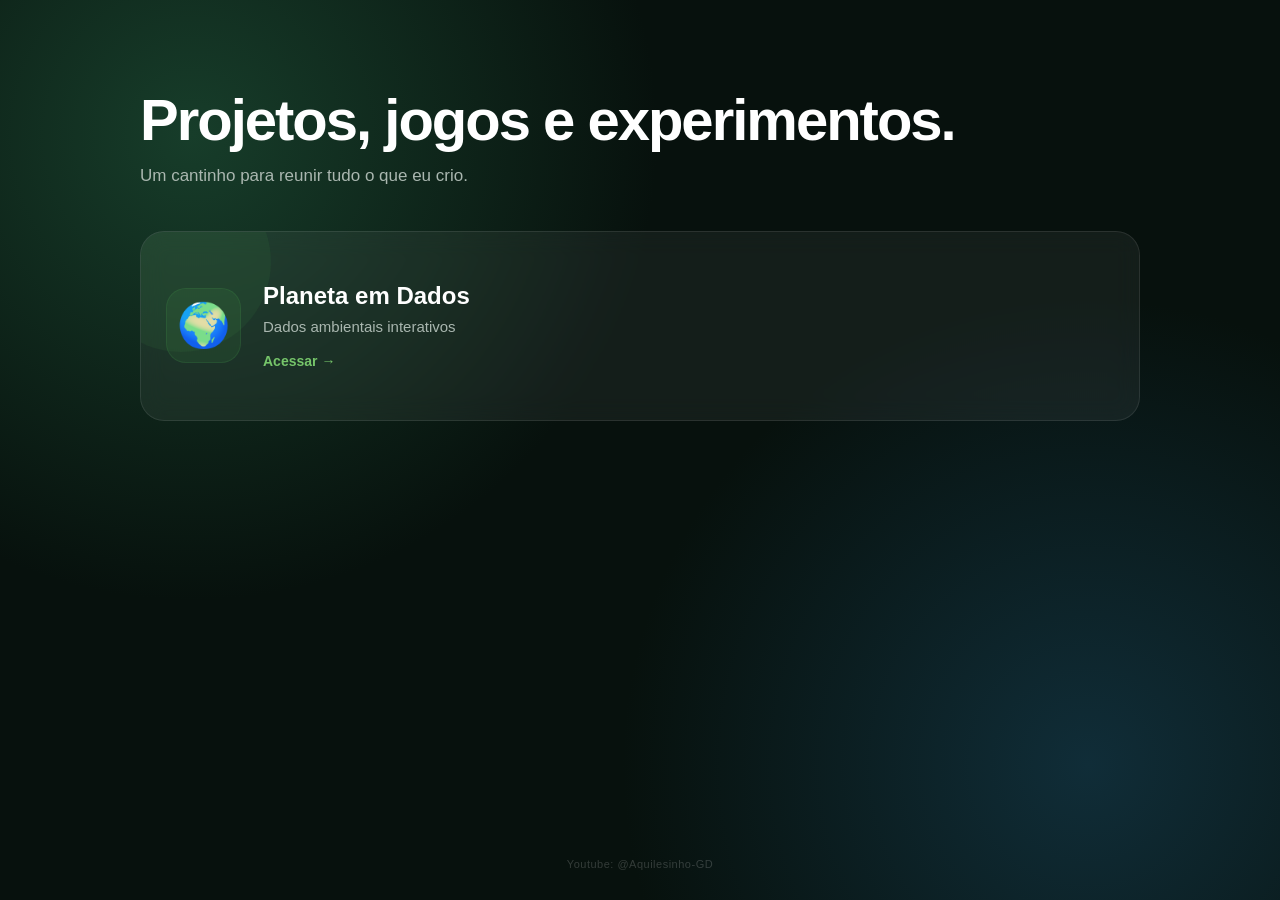
<file: index.html>
<!DOCTYPE html>
<html lang="pt-BR">
<head>
    <meta charset="UTF-8">
    <meta name="viewport" content="width=device-width, initial-scale=1.0">

    <title>Aquilesinho</title>

    <link rel="stylesheet" href="style.css">
</head>

<body>

    <main class="pagina">

        <header class="cabecalho">
            <h1>Projetos, jogos e experimentos.</h1>
            <p>Um cantinho para reunir tudo o que eu crio.</p>
        </header>

        <section class="projetos">

            <a
                class="projeto"
                href="index_2.html"
            >
                <div class="icone">🌍</div>

                <div class="info">
                    <h2>Planeta em Dados</h2>

                    <p>
                        Dados ambientais interativos
                    </p>

                    <span>
                        Acessar →
                    </span>
                </div>
            </a>

        </section>

        <footer class="rodape">
            <a
                href="https://www.youtube.com/@Aquilesinho-GD"
                target="_blank"
                rel="noopener noreferrer"
            >
                Youtube: @Aquilesinho-GD
            </a>
        </footer>

    </main>

</body>
</html>
</file>
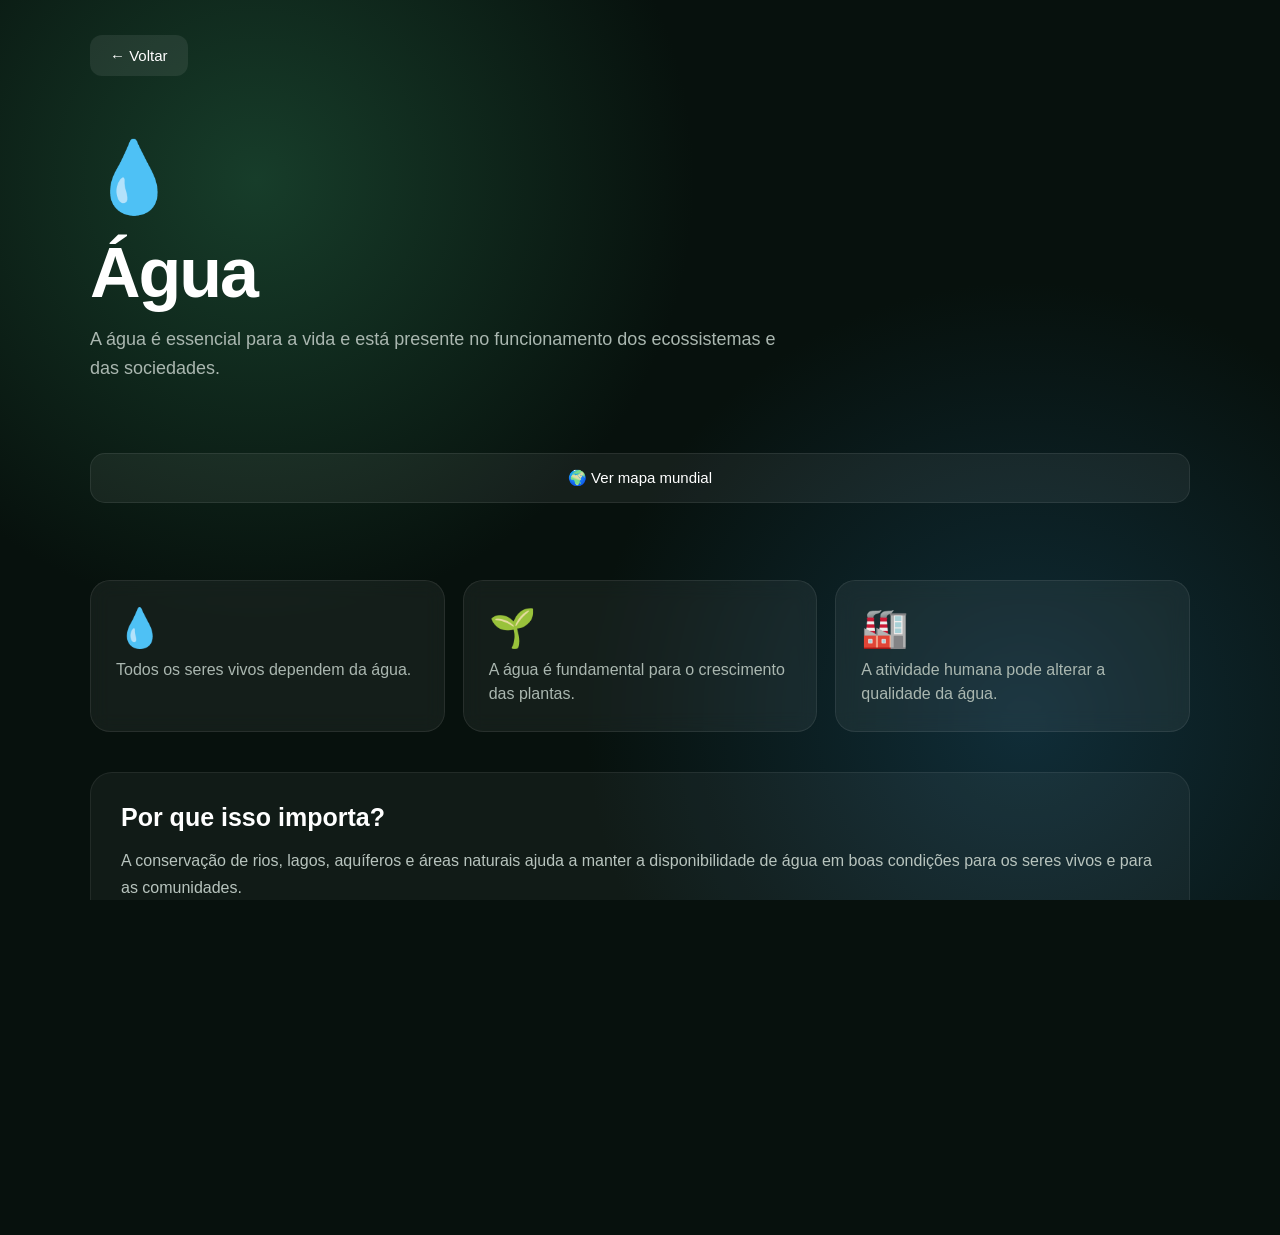
<file: agua.html>
<!DOCTYPE html>
<html lang="pt-BR">
<head>
    <meta charset="UTF-8">
    <meta name="viewport" content="width=device-width, initial-scale=1.0">

    <title>Água — Planeta em Dados</title>

    <link rel="stylesheet" href="style_2.css">
</head>

<body class="pagina tema-ciano">

    <div class="conteudo">

        <button class="voltar" onclick="window.location.href='index_2.html'">← Voltar</button>

        <header class="cabecalho">
            <div class="icone">💧</div>

            <h1 class="titulo">Água</h1>

            <p class="subtitulo">
                A água é essencial para a vida e está presente
                no funcionamento dos ecossistemas e das sociedades.
            </p>
        </header>

        <section class="estatisticas">

            <div class="card">
                <div class="numero">💧</div>
                <div class="label">
                    Todos os seres vivos dependem da água.
                </div>
            </div>

            <div class="card">
                <div class="numero">🌱</div>
                <div class="label">
                    A água é fundamental para o crescimento das plantas.
                </div>
            </div>

            <div class="card">
                <div class="numero">🏭</div>
                <div class="label">
                    A atividade humana pode alterar a qualidade da água.
                </div>
            </div>

        </section>

        <section class="secao">

            <h2>Por que isso importa?</h2>

            <p>
                A conservação de rios, lagos, aquíferos e áreas naturais
                ajuda a manter a disponibilidade de água em boas condições
                para os seres vivos e para as comunidades.
            </p>

            <div class="barra">
                <div class="progresso"></div>
            </div>

        </section>

        <section class="secao">

            <h2>O que podemos fazer?</h2>

            <div class="acoes">

                <div class="acao">
                    🚿 Evitar o desperdício de água.
                </div>

                <div class="acao">
                    🔧 Consertar vazamentos sempre que possível.
                </div>

                <div class="acao">
                    🏞️ Preservar nascentes, rios e áreas naturais.
                </div>

            </div>

        </section>

    </div>

    <script src="script.js"></script>

</body>
</html>
</file>
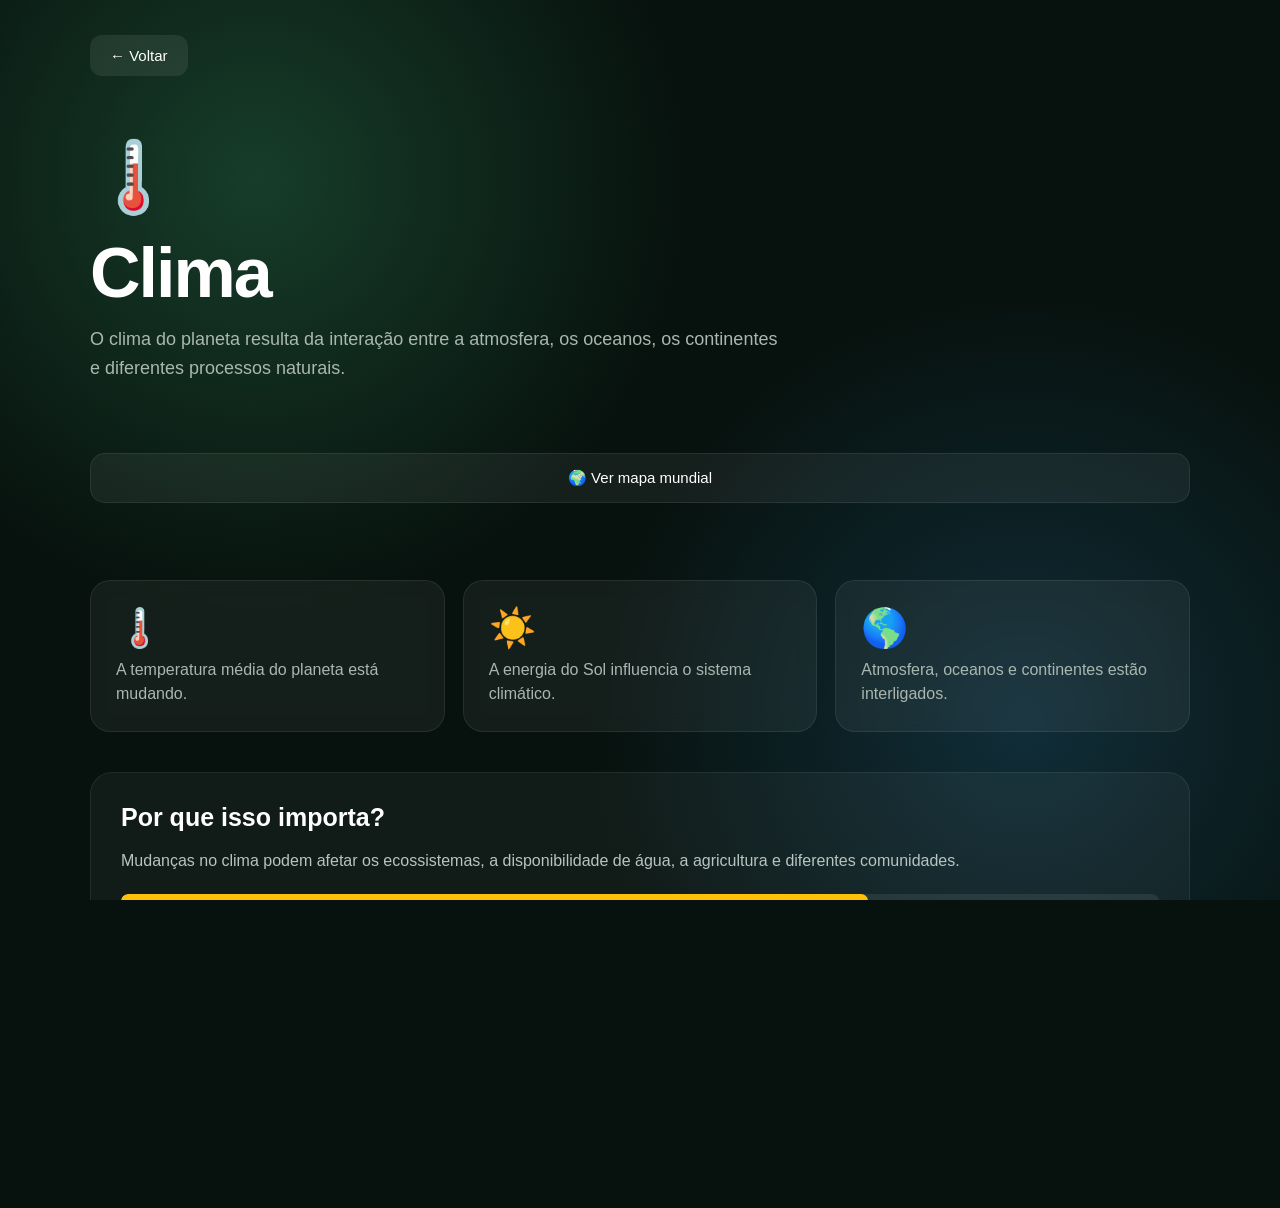
<file: clima.html>
<!DOCTYPE html>
<html lang="pt-BR">
<head>
    <meta charset="UTF-8">
    <meta name="viewport" content="width=device-width, initial-scale=1.0">

    <title>Clima — Planeta em Dados</title>

    <link rel="stylesheet" href="style_2.css">
</head>

<body class="pagina tema-amarelo">

    <div class="conteudo">

        <button class="voltar" onclick="window.location.href='index_2.html'">← Voltar</button>

        <header class="cabecalho">
            <div class="icone">🌡️</div>

            <h1 class="titulo">Clima</h1>

            <p class="subtitulo">
                O clima do planeta resulta da interação entre a atmosfera,
                os oceanos, os continentes e diferentes processos naturais.
            </p>
        </header>

        <section class="estatisticas">

            <div class="card">
                <div class="numero">🌡️</div>
                <div class="label">
                    A temperatura média do planeta está mudando.
                </div>
            </div>

            <div class="card">
                <div class="numero">☀️</div>
                <div class="label">
                    A energia do Sol influencia o sistema climático.
                </div>
            </div>

            <div class="card">
                <div class="numero">🌎</div>
                <div class="label">
                    Atmosfera, oceanos e continentes estão interligados.
                </div>
            </div>

        </section>

        <section class="secao">

            <h2>Por que isso importa?</h2>

            <p>
                Mudanças no clima podem afetar os ecossistemas,
                a disponibilidade de água, a agricultura
                e diferentes comunidades.
            </p>

            <div class="barra">
                <div class="progresso"></div>
            </div>

        </section>

        <section class="secao">

            <h2>O que podemos fazer?</h2>

            <div class="acoes">

                <div class="acao">
                    ⚡ Usar energia de maneira mais eficiente.
                </div>

                <div class="acao">
                    🚲 Priorizar formas de transporte mais sustentáveis.
                </div>

                <div class="acao">
                    🌱 Preservar os ecossistemas naturais.
                </div>

            </div>

        </section>

    </div>

    <script src="script.js"></script>

</body>
</html>
</file>
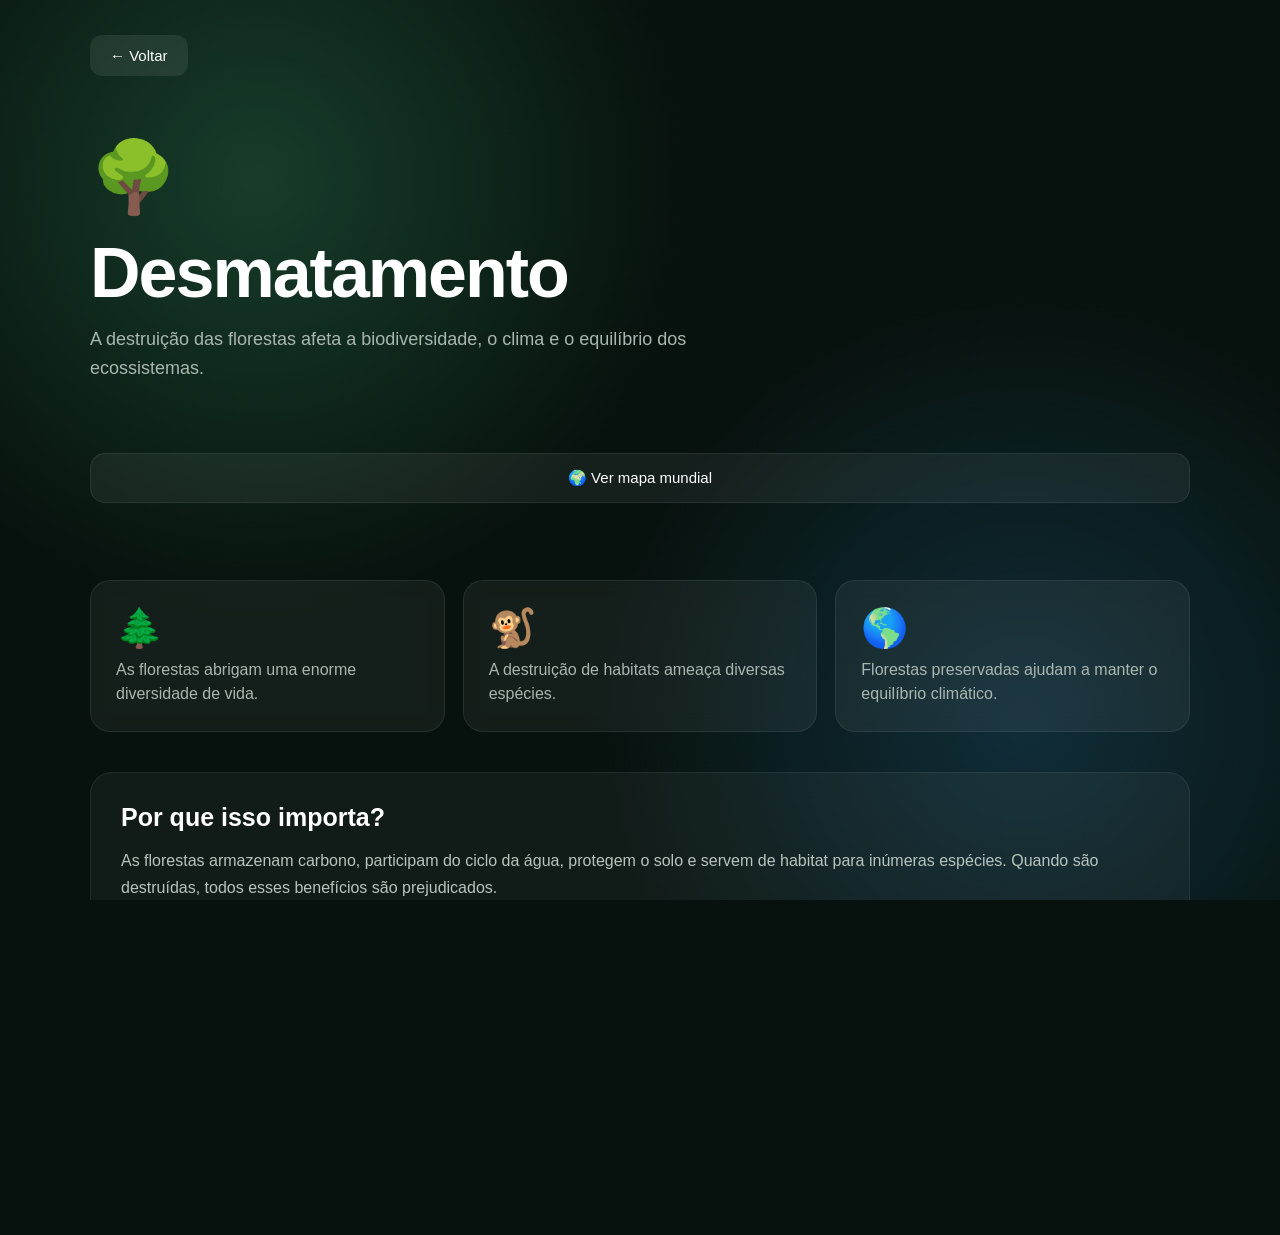
<file: desmatamento.html>
<!DOCTYPE html>
<html lang="pt-BR">
<head>
    <meta charset="UTF-8">
    <meta name="viewport" content="width=device-width, initial-scale=1.0">

    <title>Desmatamento — Planeta em Dados</title>

    <link rel="stylesheet" href="style_2.css">
</head>

<body class="pagina tema-verde">

    <div class="conteudo">

        <button class="voltar" onclick="window.location.href='index_2.html'">← Voltar</button>

        <header class="cabecalho">
            <div class="icone">🌳</div>

            <h1 class="titulo">Desmatamento</h1>

            <p class="subtitulo">
                A destruição das florestas afeta a biodiversidade,
                o clima e o equilíbrio dos ecossistemas.
            </p>
        </header>

        <section class="estatisticas">

            <div class="card">
                <div class="numero">🌲</div>
                <div class="label">
                    As florestas abrigam uma enorme diversidade de vida.
                </div>
            </div>

            <div class="card">
                <div class="numero">🐒</div>
                <div class="label">
                    A destruição de habitats ameaça diversas espécies.
                </div>
            </div>

            <div class="card">
                <div class="numero">🌎</div>
                <div class="label">
                    Florestas preservadas ajudam a manter o equilíbrio climático.
                </div>
            </div>

        </section>

        <section class="secao">

            <h2>Por que isso importa?</h2>

            <p>
                As florestas armazenam carbono, participam do ciclo da água,
                protegem o solo e servem de habitat para inúmeras espécies.
                Quando são destruídas, todos esses benefícios são prejudicados.
            </p>

            <div class="barra">
                <div class="progresso"></div>
            </div>

        </section>

        <section class="secao">

            <h2>O que podemos fazer?</h2>

            <div class="acoes">

                <div class="acao">
                    🌱 Apoiar a recuperação de áreas degradadas.
                </div>

                <div class="acao">
                    🛒 Escolher produtos de origem responsável.
                </div>

                <div class="acao">
                    🌳 Preservar áreas de vegetação nativa.
                </div>

            </div>

        </section>

    </div>

    <script src="script.js"></script>

</body>
</html>
</file>
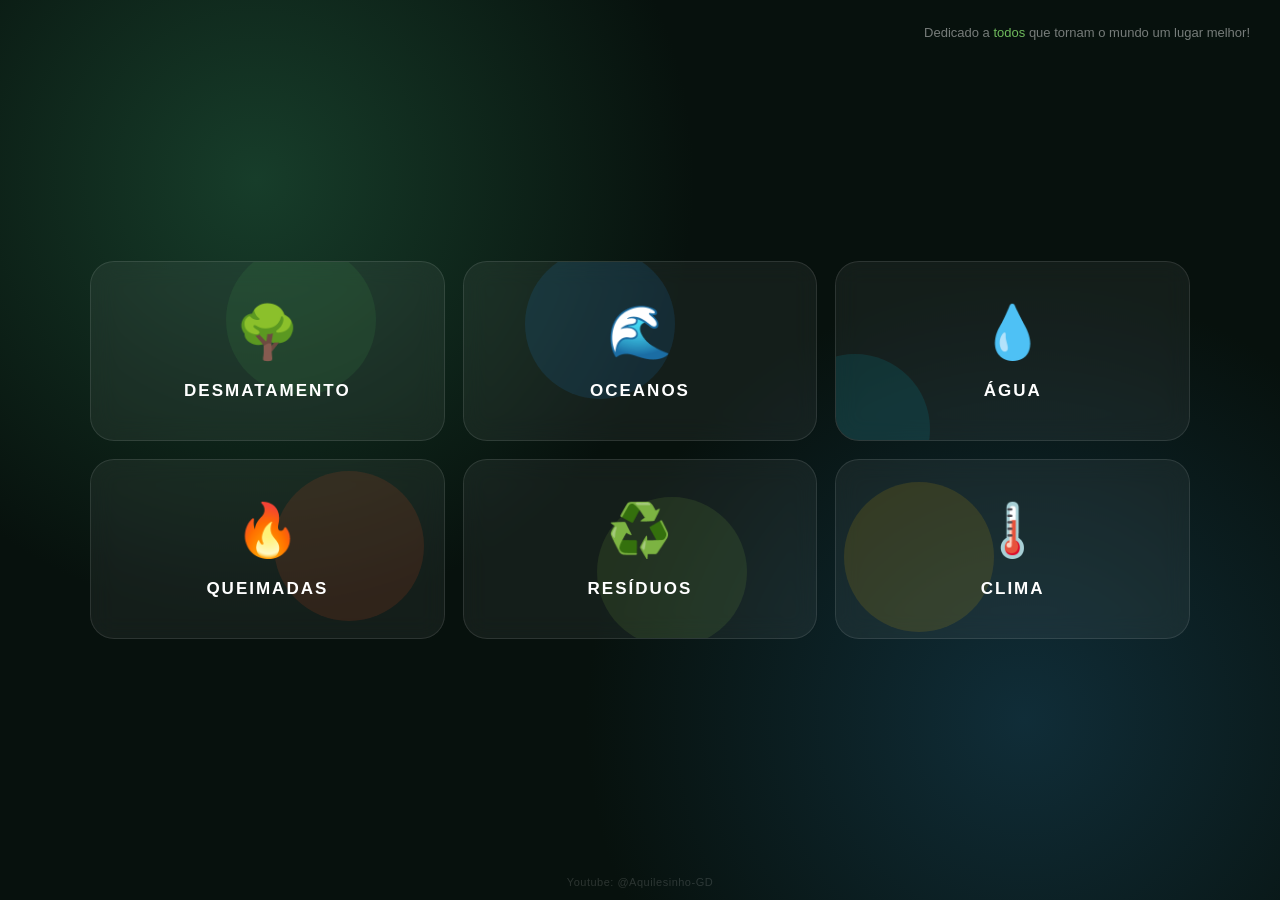
<file: index_2.html>
<!DOCTYPE html>
<html lang="pt-BR">
<head>
    <meta charset="UTF-8">
    <meta name="viewport" content="width=device-width, initial-scale=1.0">

    <title>Planeta em Dados</title>

    <link rel="stylesheet" href="style_2.css">
</head>

<body class="pagina entrada">

    <main class="home">

        <div class="categorias">

            <button class="categoria desmatamento" onclick="abrirCategoria('desmatamento')">
                <span>🌳</span>
                <p>DESMATAMENTO</p>
            </button>

            <button class="categoria oceanos" onclick="abrirCategoria('oceanos')">
                <span>🌊</span>
                <p>OCEANOS</p>
            </button>

            <button class="categoria agua" onclick="abrirCategoria('agua')">
                <span>💧</span>
                <p>ÁGUA</p>
            </button>

            <button class="categoria queimadas" onclick="abrirCategoria('queimadas')">
                <span>🔥</span>
                <p>QUEIMADAS</p>
            </button>

            <button class="categoria residuos" onclick="abrirCategoria('residuos')">
                <span>♻️</span>
                <p>RESÍDUOS</p>
            </button>

            <button class="categoria clima" onclick="abrirCategoria('clima')">
                <span>🌡️</span>
                <p>CLIMA</p>
            </button>

        </div>

        <p class="youtube">
            <a href="https://www.youtube.com" target="_blank">
                Youtube:
            </a>
            <a href="https://www.youtube.com/@Aquilesinho-GD" target="_blank">
                @Aquilesinho-GD
            </a>
        </p>

        <div class="dedicado">
            Dedicado a
            <a href="https://www.kodland.org/" target="_blank">
                todos
            </a>
            que tornam o mundo um lugar melhor!
        </div>

    </main>

    <script src="script.js"></script>

</body>
</html>
</file>
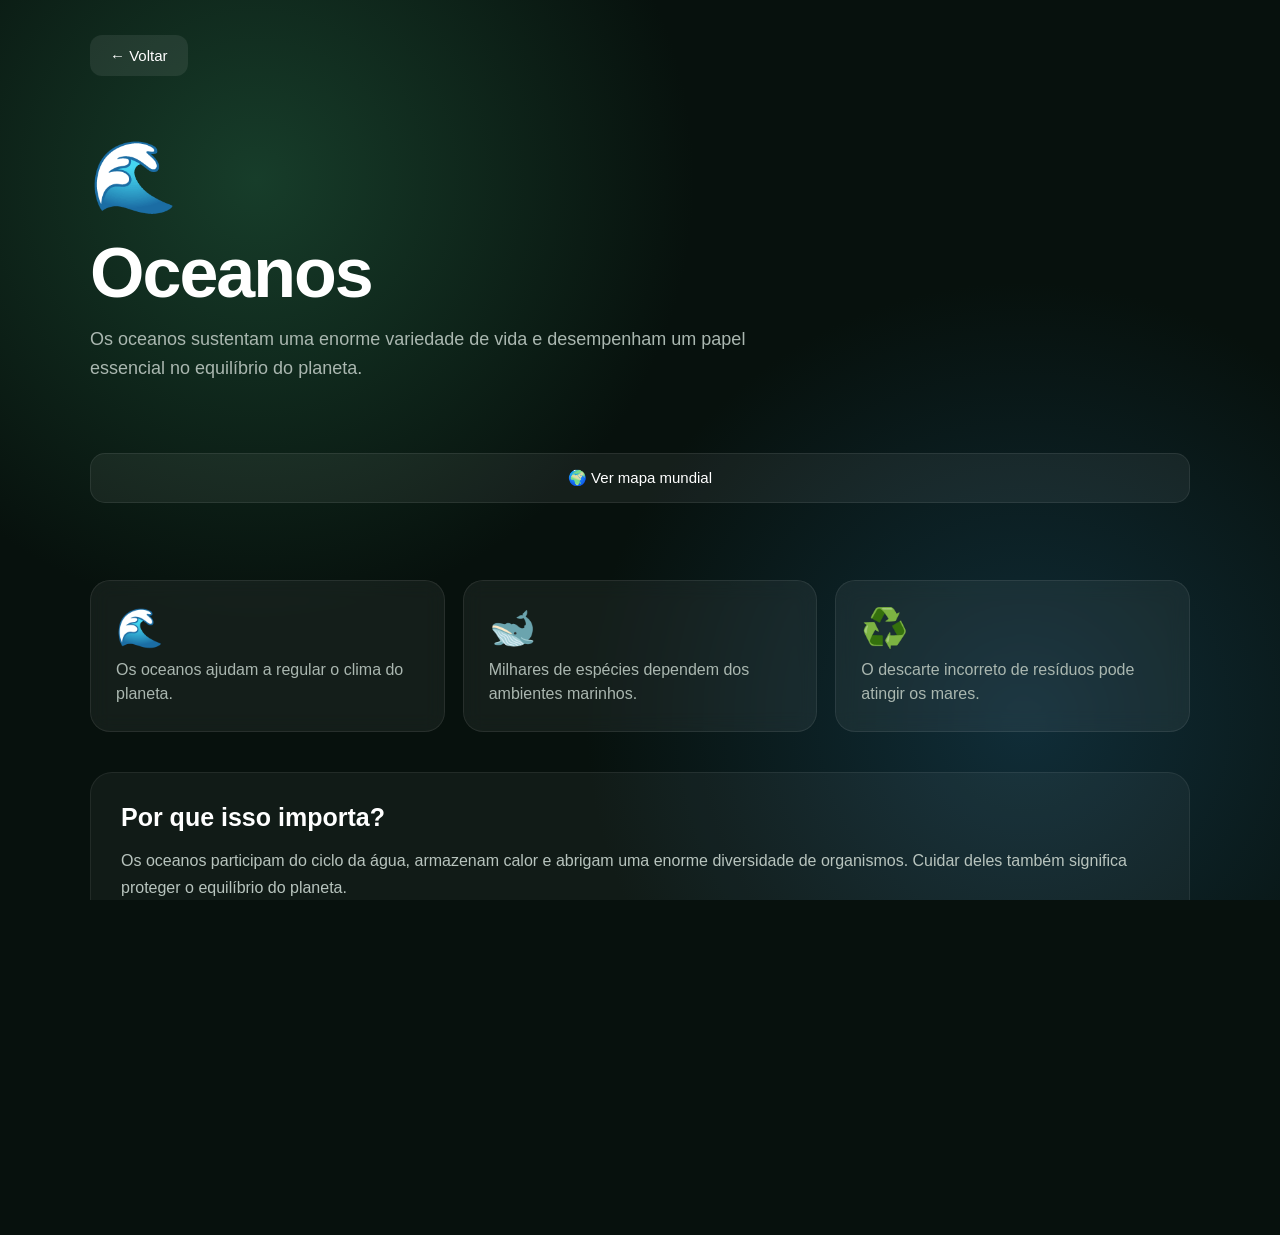
<file: oceanos.html>
<!DOCTYPE html>
<html lang="pt-BR">
<head>
    <meta charset="UTF-8">
    <meta name="viewport" content="width=device-width, initial-scale=1.0">

    <title>Oceanos — Planeta em Dados</title>

    <link rel="stylesheet" href="style_2.css">
</head>

<body class="pagina tema-azul">

    <div class="conteudo">

        <button class="voltar" onclick="window.location.href='index_2.html'">← Voltar</button>

        <header class="cabecalho">
            <div class="icone">🌊</div>

            <h1 class="titulo">Oceanos</h1>

            <p class="subtitulo">
                Os oceanos sustentam uma enorme variedade de vida
                e desempenham um papel essencial no equilíbrio do planeta.
            </p>
        </header>

        <section class="estatisticas">

            <div class="card">
                <div class="numero">🌊</div>
                <div class="label">
                    Os oceanos ajudam a regular o clima do planeta.
                </div>
            </div>

            <div class="card">
                <div class="numero">🐋</div>
                <div class="label">
                    Milhares de espécies dependem dos ambientes marinhos.
                </div>
            </div>

            <div class="card">
                <div class="numero">♻️</div>
                <div class="label">
                    O descarte incorreto de resíduos pode atingir os mares.
                </div>
            </div>

        </section>

        <section class="secao">

            <h2>Por que isso importa?</h2>

            <p>
                Os oceanos participam do ciclo da água, armazenam calor
                e abrigam uma enorme diversidade de organismos.
                Cuidar deles também significa proteger o equilíbrio do planeta.
            </p>

            <div class="barra">
                <div class="progresso"></div>
            </div>

        </section>

        <section class="secao">

            <h2>O que podemos fazer?</h2>

            <div class="acoes">

                <div class="acao">
                    ♻️ Reduzir o uso de plásticos descartáveis.
                </div>

                <div class="acao">
                    🗑️ Descartar resíduos nos locais corretos.
                </div>

                <div class="acao">
                    🌊 Evitar que o lixo chegue aos rios e mares.
                </div>

            </div>

        </section>

    </div>

    <script src="script.js"></script>

</body>
</html>
</file>
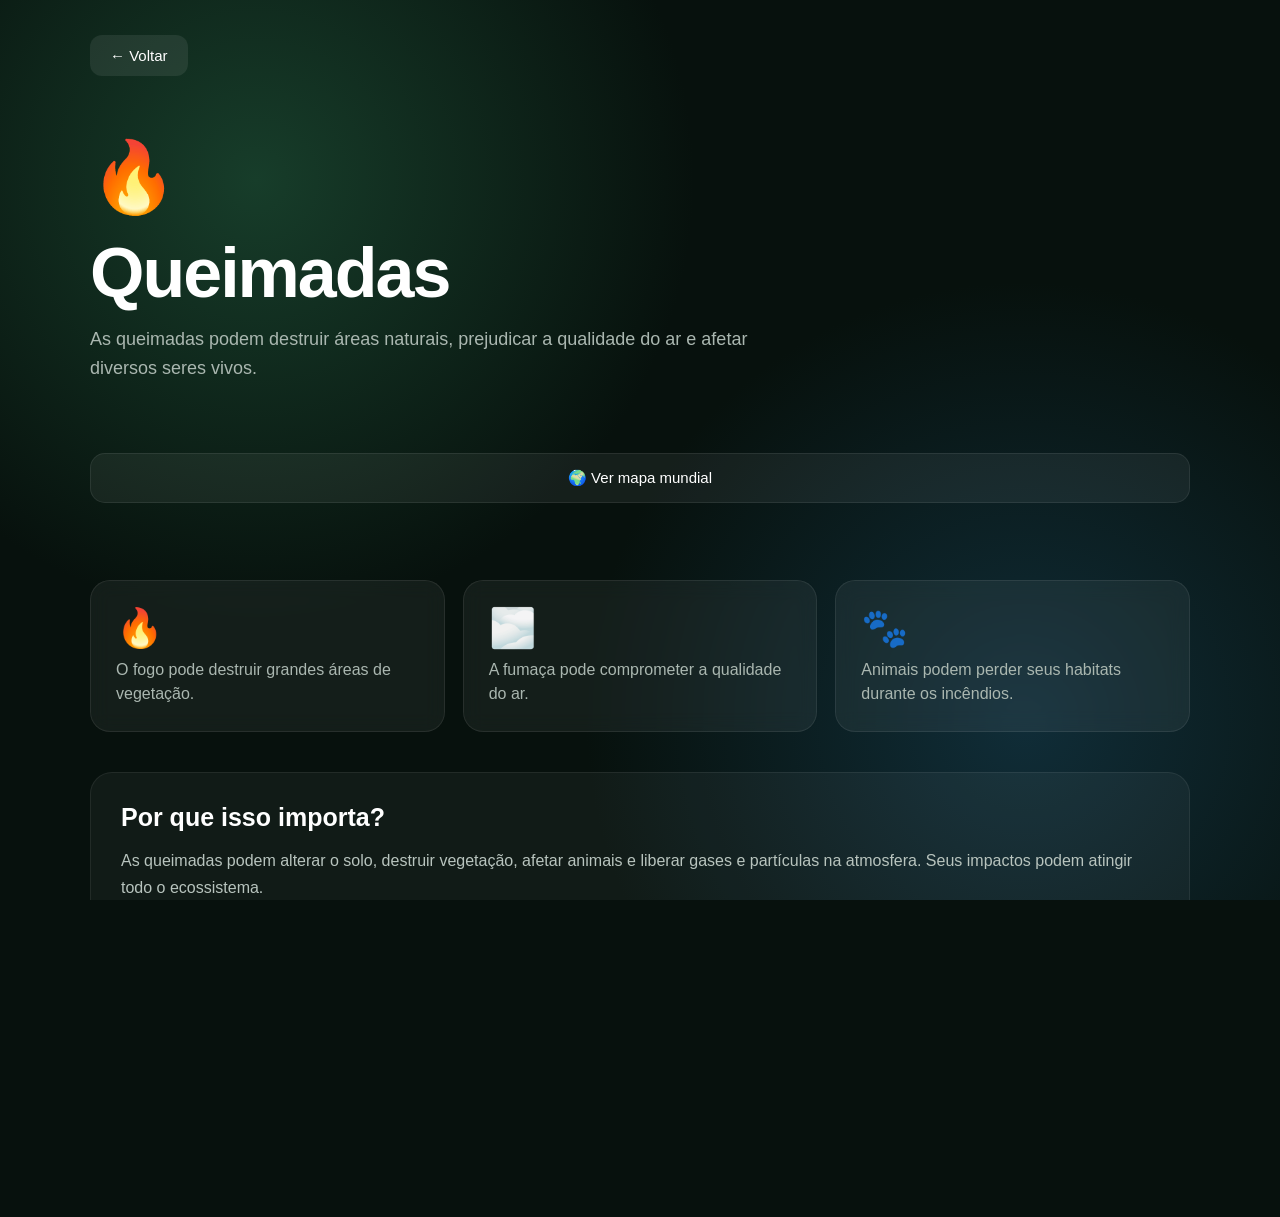
<file: queimadas.html>
<!DOCTYPE html>
<html lang="pt-BR">
<head>
    <meta charset="UTF-8">
    <meta name="viewport" content="width=device-width, initial-scale=1.0">

    <title>Queimadas — Planeta em Dados</title>

    <link rel="stylesheet" href="style_2.css">
</head>

<body class="pagina tema-vermelho">

    <div class="conteudo">

        <button class="voltar" onclick="window.location.href='index_2.html'">← Voltar</button>

        <header class="cabecalho">
            <div class="icone">🔥</div>

            <h1 class="titulo">Queimadas</h1>

            <p class="subtitulo">
                As queimadas podem destruir áreas naturais,
                prejudicar a qualidade do ar e afetar diversos seres vivos.
            </p>
        </header>

        <section class="estatisticas">

            <div class="card">
                <div class="numero">🔥</div>
                <div class="label">
                    O fogo pode destruir grandes áreas de vegetação.
                </div>
            </div>

            <div class="card">
                <div class="numero">🌫️</div>
                <div class="label">
                    A fumaça pode comprometer a qualidade do ar.
                </div>
            </div>

            <div class="card">
                <div class="numero">🐾</div>
                <div class="label">
                    Animais podem perder seus habitats durante os incêndios.
                </div>
            </div>

        </section>

        <section class="secao">

            <h2>Por que isso importa?</h2>

            <p>
                As queimadas podem alterar o solo, destruir vegetação,
                afetar animais e liberar gases e partículas na atmosfera.
                Seus impactos podem atingir todo o ecossistema.
            </p>

            <div class="barra">
                <div class="progresso"></div>
            </div>

        </section>

        <section class="secao">

            <h2>O que podemos fazer?</h2>

            <div class="acoes">

                <div class="acao">
                    🚫 Nunca provocar queimadas.
                </div>

                <div class="acao">
                    🌳 Preservar e proteger áreas naturais.
                </div>

                <div class="acao">
                    📢 Comunicar incêndios às autoridades.
                </div>

            </div>

        </section>

    </div>

    <script src="script.js"></script>

</body>
</html>
</file>
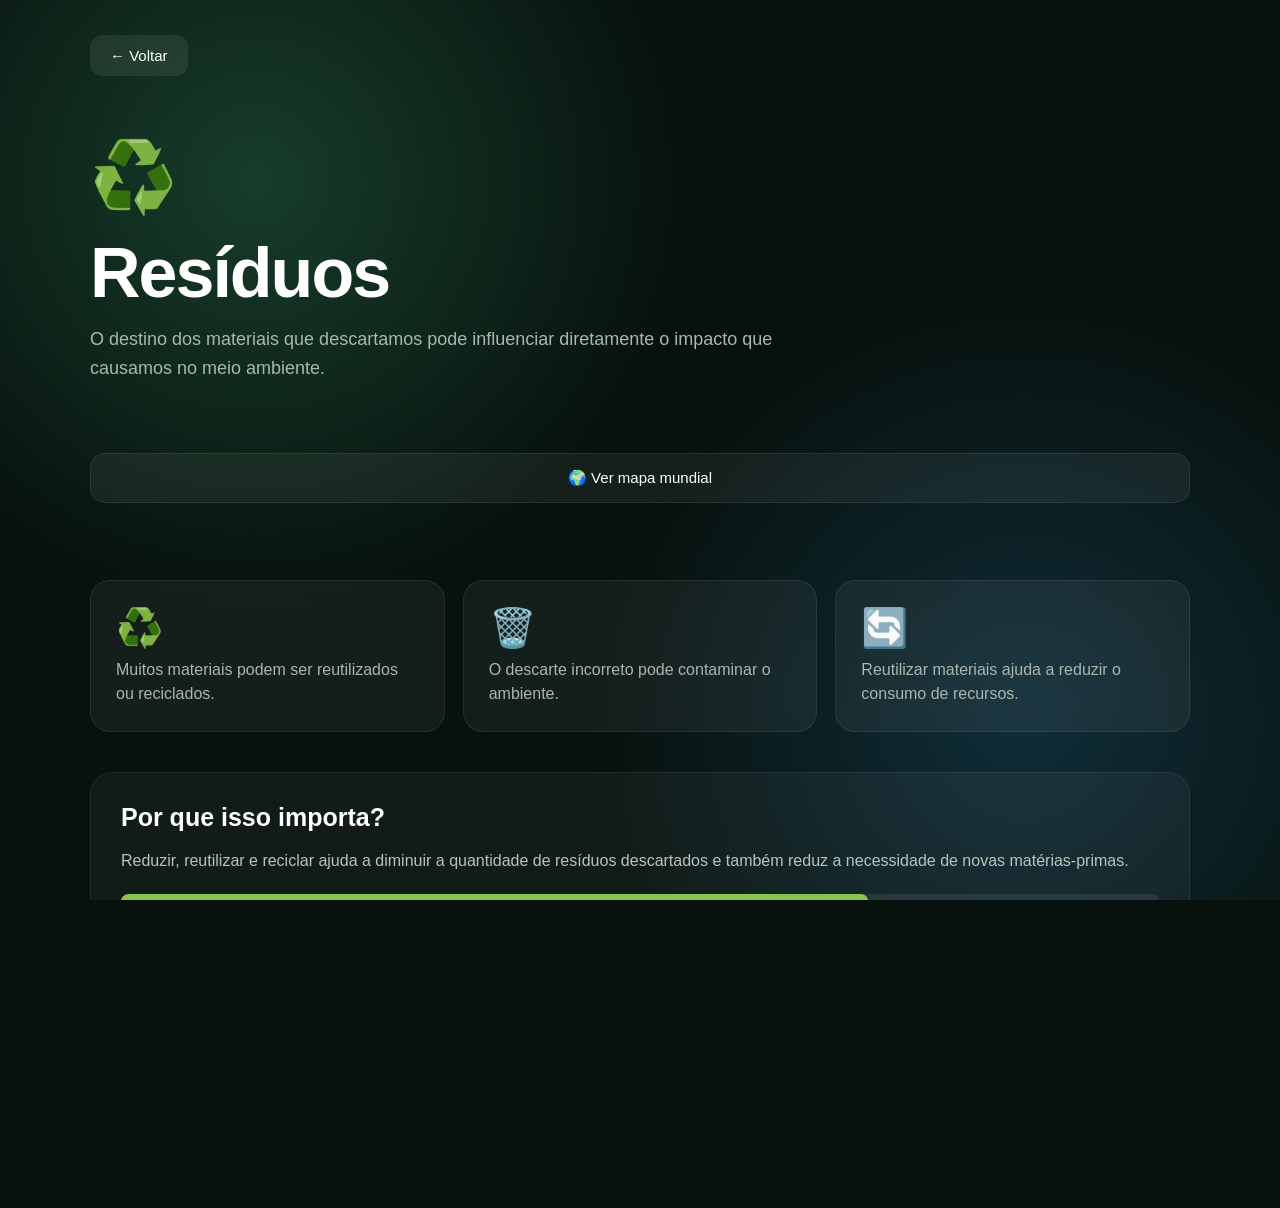
<file: residuos.html>
<!DOCTYPE html>
<html lang="pt-BR">
<head>
    <meta charset="UTF-8">
    <meta name="viewport" content="width=device-width, initial-scale=1.0">

    <title>Resíduos — Planeta em Dados</title>

    <link rel="stylesheet" href="style_2.css">
</head>

<body class="pagina tema-lima">

    <div class="conteudo">

        <button class="voltar" onclick="window.location.href='index_2.html'">← Voltar</button>

        <header class="cabecalho">
            <div class="icone">♻️</div>

            <h1 class="titulo">Resíduos</h1>

            <p class="subtitulo">
                O destino dos materiais que descartamos pode influenciar
                diretamente o impacto que causamos no meio ambiente.
            </p>
        </header>

        <section class="estatisticas">

            <div class="card">
                <div class="numero">♻️</div>
                <div class="label">
                    Muitos materiais podem ser reutilizados ou reciclados.
                </div>
            </div>

            <div class="card">
                <div class="numero">🗑️</div>
                <div class="label">
                    O descarte incorreto pode contaminar o ambiente.
                </div>
            </div>

            <div class="card">
                <div class="numero">🔄</div>
                <div class="label">
                    Reutilizar materiais ajuda a reduzir o consumo de recursos.
                </div>
            </div>

        </section>

        <section class="secao">

            <h2>Por que isso importa?</h2>

            <p>
                Reduzir, reutilizar e reciclar ajuda a diminuir a quantidade
                de resíduos descartados e também reduz a necessidade
                de novas matérias-primas.
            </p>

            <div class="barra">
                <div class="progresso"></div>
            </div>

        </section>

        <section class="secao">

            <h2>O que podemos fazer?</h2>

            <div class="acoes">

                <div class="acao">
                    ♻️ Separar corretamente os materiais recicláveis.
                </div>

                <div class="acao">
                    🛍️ Reduzir o uso de produtos descartáveis.
                </div>

                <div class="acao">
                    🔄 Reutilizar objetos sempre que possível.
                </div>

            </div>

        </section>

    </div>

    <script src="script.js"></script>

</body>
</html>
</file>
<file: style.css>
* {
    margin: 0;
    padding: 0;
    box-sizing: border-box;
}

html,
body {
    width: 100%;
    min-height: 100%;
}

body {
    font-family: Arial, sans-serif;

    background:
        radial-gradient(
            circle at 15% 15%,
            #173d2a 0%,
            transparent 35%
        ),
        radial-gradient(
            circle at 85% 85%,
            #102d38 0%,
            transparent 35%
        ),
        #07110d;

    color: white;
}

.pagina {
    width: min(1000px, 90vw);

    min-height: 100vh;

    margin: auto;

    padding:
        clamp(50px, 10vh, 100px)
        0
        30px;

    display: flex;
    flex-direction: column;
}

.cabecalho {
    margin-bottom: 45px;

    animation:
        aparecer 0.8s ease;
}

.cabecalho h1 {
    font-size:
        clamp(32px, 5vw, 58px);

    letter-spacing: -2px;

    line-height: 1.05;
}

.cabecalho p {
    margin-top: 15px;

    color: #aab7b0;

    font-size: 17px;
}

.projetos {
    display: grid;

    grid-template-columns:
        repeat(
            auto-fit,
            minmax(280px, 1fr)
        );

    gap: 20px;
}

.projeto {
    position: relative;

    min-height: 190px;

    padding: 25px;

    display: flex;
    align-items: center;

    gap: 22px;

    text-decoration: none;

    color: white;

    border-radius: 24px;

    border:
        1px solid
        rgba(255, 255, 255, 0.09);

    background:
        rgba(255, 255, 255, 0.055);

    backdrop-filter: blur(12px);

    overflow: hidden;

    transition:
        transform 0.3s ease,
        background 0.3s ease,
        border-color 0.3s ease,
        box-shadow 0.3s ease;

    animation:
        aparecer 0.8s ease;
}

.projeto::before {
    content: "";

    position: absolute;

    width: 180px;
    height: 180px;

    left: -50px;
    top: -60px;

    border-radius: 50%;

    background: #4caf50;

    opacity: 0.08;

    transition:
        transform 0.5s ease,
        opacity 0.5s ease;
}

.projeto:hover {
    transform:
        translateY(-7px)
        scale(1.015);

    background:
        rgba(255, 255, 255, 0.09);

    border-color:
        rgba(76, 175, 80, 0.45);

    box-shadow:
        0 18px 45px
        rgba(0, 0, 0, 0.28);
}

.projeto:hover::before {
    transform: scale(2.2);

    opacity: 0.13;
}

.icone {
    position: relative;

    z-index: 1;

    width: 75px;
    height: 75px;

    flex-shrink: 0;

    display: flex;
    align-items: center;
    justify-content: center;

    font-size: 43px;

    border-radius: 20px;

    background:
        rgba(76, 175, 80, 0.10);

    border:
        1px solid
        rgba(76, 175, 80, 0.15);

    transition:
        transform 0.35s ease;
}

.projeto:hover .icone {
    transform:
        scale(1.08)
        rotate(-4deg);
}

.info {
    position: relative;

    z-index: 1;
}

.info h2 {
    font-size: 24px;

    margin-bottom: 8px;
}

.info p {
    color: #aab7b0;

    font-size: 15px;
}

.info span {
    display: inline-block;

    margin-top: 18px;

    color: #76c56a;

    font-size: 14px;

    font-weight: bold;

    transition:
        transform 0.25s ease;
}

.projeto:hover .info span {
    transform: translateX(5px);
}

.rodape {
    margin-top: auto;

    padding-top: 60px;

    text-align: center;

    font-size: 11px;

    letter-spacing: 0.5px;
}

.rodape a {
    color:
        rgba(255, 255, 255, 0.18);

    text-decoration: none;

    transition:
        color 0.2s ease;
}

.rodape a:hover {
    color:
        rgba(255, 255, 255, 0.4);
}

@keyframes aparecer {
    from {
        opacity: 0;

        transform:
            translateY(25px);
    }

    to {
        opacity: 1;

        transform:
            translateY(0);
    }
}

@media (max-width: 600px) {

    .pagina {
        width: 90vw;

        padding-top: 55px;
    }

    .projeto {
        min-height: 170px;

        padding: 20px;

        gap: 16px;
    }

    .icone {
        width: 62px;
        height: 62px;

        font-size: 35px;
    }

    .info h2 {
        font-size: 20px;
    }
}
</file>
<file: style_2.css>
* {
    margin: 0;
    padding: 0;
    box-sizing: border-box;
}

html {
    width: 100%;
    height: 100%;

    overflow: hidden;
}

body {
    width: 100%;
    height: 100%;

    margin: 0;

    overflow: hidden;

    font-family: Arial, sans-serif;

    background:
        radial-gradient(circle at 20% 20%, #173d2a 0%, transparent 35%),
        radial-gradient(circle at 80% 80%, #102d38 0%, transparent 35%),
        #07110d;

    color: white;
}


/* HOME */

.home {
    width: 100%;
    height: 100%;

    display: flex;
    justify-content: center;
    align-items: center;

    padding: 20px;
}

.categorias {
    width: min(1100px, 90vw);

    display: grid;
    grid-template-columns: repeat(3, 1fr);

    gap: clamp(12px, 2vh, 20px);

    animation: aparecer 1s ease;
}

.categoria {
    position: relative;

    height: clamp(130px, 20vh, 180px);

    border: 1px solid rgba(255, 255, 255, 0.1);

    border-radius: 24px;

    background: rgba(255, 255, 255, 0.055);

    color: white;

    cursor: pointer;

    overflow: hidden;

    backdrop-filter: blur(12px);

    transition:
        transform 0.3s ease,
        background 0.3s ease,
        border-color 0.3s ease,
        box-shadow 0.3s ease;
}

.categoria::before {
    content: "";

    position: absolute;

    width: 150px;
    height: 150px;

    border-radius: 50%;

    left: var(--bola-x);
    top: var(--bola-y);

    transform: translate(-50%, -50%);

    background: var(--cor);

    opacity: 0.12;

    transition:
        transform 0.5s ease,
        opacity 0.5s ease;
}

.categoria:hover {
    transform: translateY(-10px) scale(1.025);

    background: rgba(255, 255, 255, 0.1);

    border-color: var(--cor);

    box-shadow:
        0 15px 40px rgba(0, 0, 0, 0.35),
        0 0 25px var(--brilho);
}

.categoria:hover::before {
    transform: translate(-50%, -50%) scale(2.8);

    opacity: 0.2;
}

.categoria span {
    position: relative;

    display: block;

    font-size: clamp(40px, 6vh, 52px);

    margin-bottom: clamp(10px, 2vh, 18px);

    transition:
        transform 0.4s ease;
}

.categoria:hover span {
    transform: scale(1.2) rotate(var(--rotacao));
}

.categoria p {
    position: relative;

    font-size: clamp(13px, 2vh, 17px);

    font-weight: bold;

    letter-spacing: 2px;
}


/* CLIQUE */

.categoria.clicando {
    animation: clique 0.18s ease-out forwards;

    z-index: 100;
}

.categoria.clicando span {
    animation: cliqueEmoji 0.18s ease-out forwards;
}

@keyframes clique {
    0% {
        transform: translateY(-10px) scale(1.025);
    }

    50% {
        transform: translateY(-2px) scale(0.90);
    }

    100% {
        transform: translateY(-10px) scale(1.025);
    }
}

@keyframes cliqueEmoji {
    0% {
        transform: scale(1.2) rotate(var(--rotacao));
    }

    50% {
        transform: scale(0.85) rotate(0deg);
    }

    100% {
        transform: scale(1.2) rotate(var(--rotacao));
    }
}


/* CORES */

.desmatamento {
    --cor: #4caf50;

    --brilho:
        rgba(76, 175, 80, 0.3);
}

.oceanos {
    --cor: #2196f3;

    --brilho:
        rgba(33, 150, 243, 0.3);
}

.agua {
    --cor: #00bcd4;

    --brilho:
        rgba(0, 188, 212, 0.3);
}

.queimadas {
    --cor: #ff5722;

    --brilho:
        rgba(255, 87, 34, 0.3);
}

.residuos {
    --cor: #8bc34a;

    --brilho:
        rgba(139, 195, 74, 0.3);
}

.clima {
    --cor: #ffc107;

    --brilho:
        rgba(255, 193, 7, 0.3);
}


/* TELAS */

.pagina {
    width: 100%;
    min-height: 100vh;

    padding: 35px;

    overflow-y: auto;

    animation: aparecer 0.7s ease;
}

.conteudo {
    width: min(1100px, 92vw);

    margin: auto;
}

.voltar {
    border: none;

    padding: 12px 20px;

    border-radius: 12px;

    background: rgba(255, 255, 255, 0.08);

    color: white;

    cursor: pointer;

    font-size: 15px;

    transition:
        transform 0.25s ease,
        background 0.25s ease;
}

.voltar:hover {
    transform: translateX(-5px);

    background: rgba(255, 255, 255, 0.15);
}

.cabecalho {
    margin-top: 60px;

    margin-bottom: 45px;
}

.icone {
    font-size: 70px;

    animation:
        flutuar 3s ease-in-out infinite;
}

.titulo {
    margin-top: 15px;

    font-size:
        clamp(38px, 6vw, 70px);

    letter-spacing: -2px;
}

.subtitulo {
    margin-top: 12px;

    max-width: 700px;

    color: #aab7b0;

    font-size: 18px;

    line-height: 1.6;
}

.estatisticas {
    display: grid;

    grid-template-columns:
        repeat(3, 1fr);

    gap: 18px;

    margin-bottom: 40px;
}

.card {
    padding: 25px;

    border-radius: 20px;

    background:
        rgba(255, 255, 255, 0.055);

    border:
        1px solid rgba(255, 255, 255, 0.08);

    backdrop-filter: blur(10px);

    transition:
        transform 0.3s ease,
        background 0.3s ease;
}

.card:hover {
    transform: translateY(-6px);

    background:
        rgba(255, 255, 255, 0.09);
}

.numero {
    font-size: 38px;

    font-weight: bold;

    color: var(--cor);
}

.label {
    margin-top: 8px;

    color: #aab7b0;

    line-height: 1.5;
}

.secao {
    padding: 30px;

    margin-bottom: 25px;

    border-radius: 22px;

    background:
        rgba(255, 255, 255, 0.045);

    border:
        1px solid rgba(255, 255, 255, 0.07);
}

.secao h2 {
    margin-bottom: 15px;

    font-size: 25px;
}

.secao p {
    color: #b8c4be;

    line-height: 1.7;
}

.barra {
    width: 100%;

    height: 14px;

    margin-top: 20px;

    border-radius: 20px;

    background:
        rgba(255, 255, 255, 0.08);

    overflow: hidden;
}

.progresso {
    height: 100%;

    width: 72%;

    border-radius: 20px;

    background: var(--cor);

    animation:
        carregar 1.5s ease;
}

.acoes {
    display: grid;

    grid-template-columns:
        repeat(3, 1fr);

    gap: 15px;

    margin-top: 20px;
}

.acao {
    padding: 18px;

    border-radius: 15px;

    background:
        rgba(255, 255, 255, 0.06);

    color: #dce7e1;
}


/* CORES DAS PÁGINAS */

.tema-verde {
    --cor: #4caf50;
}

.tema-azul {
    --cor: #2196f3;
}

.tema-ciano {
    --cor: #00bcd4;
}

.tema-vermelho {
    --cor: #ff5722;
}

.tema-lima {
    --cor: #8bc34a;
}

.tema-amarelo {
    --cor: #ffc107;
}


/* ANIMAÇÕES */

@keyframes aparecer {
    from {
        opacity: 0;

        transform:
            translateY(30px);
    }

    to {
        opacity: 1;

        transform:
            translateY(0);
    }
}

@keyframes flutuar {
    0%, 100% {
        transform:
            translateY(0);
    }

    50% {
        transform:
            translateY(-10px);
    }
}

@keyframes carregar {
    from {
        width: 0;
    }
}


/* YOUTUBE */

.youtube {
    position: fixed;

    bottom: 12px;

    left: 50%;

    transform:
        translateX(-50%);

    font-size: 11px;

    color:
        rgba(255, 255, 255, 0.15);

    letter-spacing: 0.5px;

    user-select: none;

    white-space: nowrap;
}


/* RESPONSIVO */

@media (max-width: 750px) {
    html {
        overflow: auto;
    }

    body {
        overflow: auto;
    }

    .home {
        min-height: 100vh;

        height: auto;

        padding: 20px;
    }

    .categorias {
        grid-template-columns: 1fr;

        width: min(500px, 90vw);
    }

    .categoria {
        height: 140px;
    }

    .estatisticas {
        grid-template-columns: 1fr;
    }

    .acoes {
        grid-template-columns: 1fr;
    }

    .pagina {
        padding: 20px;
    }
}

/* SCROLLBAR */

::-webkit-scrollbar {
    width: 12px;
}

::-webkit-scrollbar-track {
    background: #07110d;

    border-radius: 20px;
}

::-webkit-scrollbar-thumb {
    background: color-mix(
        in srgb,
        var(--cor) 12%,
        #07110d
    );

    border-radius: 20px;

    border: 3px solid #07110d;
}

::-webkit-scrollbar-thumb:hover {
    background: color-mix(
        in srgb,
        var(--cor) 25%,
        #07110d
    );
}

::-webkit-scrollbar-corner {
    background: #07110d;
}

/* MAPA MUNDIAL */

.mapa-container {
    margin-top: 25px;

    padding: 25px;

    border-radius: 22px;

    background: rgba(255, 255, 255, 0.045);

    border: 1px solid rgba(255, 255, 255, 0.07);

    overflow: hidden;

    max-height: 0;
    opacity: 0;

    transform: translateY(-10px);

    transition:
        max-height 0.7s ease,
        opacity 0.5s ease,
        transform 0.5s ease,
        padding 0.5s ease;
}

.mapa-container.aberto {
    max-height: 850px;

    opacity: 1;

    transform: translateY(0);
}

.mapa-botao {
    width: 100%;

    margin-top: 25px;

    padding: 15px 20px;

    border: 1px solid rgba(255, 255, 255, 0.08);

    border-radius: 15px;

    background: rgba(255, 255, 255, 0.06);

    color: white;

    cursor: pointer;

    font-size: 15px;

    transition:
        background 0.25s ease,
        transform 0.25s ease,
        border-color 0.25s ease;
}

.mapa-botao:hover {
    background: rgba(255, 255, 255, 0.1);

    border-color: var(--cor);

    transform: translateY(-2px);
}

.mapa-titulo {
    margin-bottom: 5px;

    font-size: 22px;
}

.mapa-subtitulo {
    margin-bottom: 20px;

    color: #aab7b0;

    font-size: 14px;
}

.mapa-svg {
    width: 100%;

    height: auto;

    display: block;
}

.pais {
    stroke: rgba(255, 255, 255, 0.16);

    stroke-width: 0.5;

    cursor: pointer;

    transition:
        opacity 0.2s ease,
        stroke 0.2s ease,
        stroke-width 0.2s ease;
}

.pais:hover {
    opacity: 0.85;

    stroke: white;

    stroke-width: 1.2;
}

.mapa-info {
    min-height: 62px;

    margin-top: 15px;

    padding: 14px 16px;

    border-radius: 14px;

    background: rgba(0, 0, 0, 0.18);

    border: 1px solid rgba(255, 255, 255, 0.06);

    color: #dce7e1;
}

.mapa-info strong {
    color: white;

    font-size: 16px;
}

.mapa-info span {
    color: #aab7b0;

    font-size: 13px;
}

.mapa-fonte {
    margin-top: 12px;

    color: rgba(255, 255, 255, 0.35);

    font-size: 10px;

    line-height: 1.5;
}

.mapa-carregando {
    padding: 80px 20px;

    text-align: center;

    color: #aab7b0;
}

@media (max-width: 750px) {
    .mapa-container {
        padding: 15px;
    }

    .mapa-container.aberto {
        max-height: 650px;
    }
}

/* MODAL DO MAPA */

.mapa-container {
    position: relative;
}

.mapa-overlay {
    position: fixed;

    inset: 0;

    z-index: 9999;

    display: flex;

    justify-content: center;
    align-items: center;

    padding: 25px;

    background: rgba(0, 0, 0, 0.35);

    backdrop-filter: blur(8px);

    opacity: 0;

    pointer-events: none;

    transition: opacity 0.3s ease;
}

.mapa-overlay.aberto {
    opacity: 1;

    pointer-events: auto;
}

.mapa-modal {
    position: relative;

    width: min(560px, 90vw);

    padding: 35px;

    border-radius: 24px;

    background: rgba(15, 25, 21, 0.94);

    border: 1px solid rgba(255, 255, 255, 0.12);

    box-shadow:
        0 25px 80px rgba(0, 0, 0, 0.45);

    transform: scale(0.92) translateY(15px);

    transition: transform 0.3s ease;
}

.mapa-overlay.aberto .mapa-modal {
    transform: scale(1) translateY(0);
}

.mapa-fechar {
    position: absolute;

    top: 15px;
    right: 15px;

    width: 38px;
    height: 38px;

    border: none;

    border-radius: 50%;

    background: rgba(255, 255, 255, 0.07);

    color: white;

    cursor: pointer;

    font-size: 20px;

    line-height: 38px;

    transition:
        background 0.2s ease,
        transform 0.2s ease;
}

.mapa-fechar:hover {
    background: rgba(255, 255, 255, 0.14);

    transform: rotate(90deg);
}

.mapa-modal h2 {
    margin-bottom: 10px;

    font-size: 28px;
}

.mapa-modal-descricao {
    color: #aab7b0;

    line-height: 1.6;

    margin-bottom: 25px;
}

.mapa-modal-valor {
    padding: 22px;

    border-radius: 18px;

    background: color-mix(
        in srgb,
        var(--cor) 12%,
        rgba(255, 255, 255, 0.03)
    );

    border: 1px solid color-mix(
        in srgb,
        var(--cor) 25%,
        transparent
    );

    margin-bottom: 20px;
}

.mapa-modal-numero {
    font-size: 38px;

    font-weight: bold;

    color: var(--cor);

    margin-bottom: 5px;
}

.mapa-modal-label {
    color: #aab7b0;

    font-size: 13px;
}

.mapa-modal-dados {
    display: grid;

    grid-template-columns: repeat(2, 1fr);

    gap: 12px;
}

.mapa-modal-item {
    padding: 15px;

    border-radius: 14px;

    background: rgba(255, 255, 255, 0.045);

    border: 1px solid rgba(255, 255, 255, 0.06);
}

.mapa-modal-item strong {
    display: block;

    margin-bottom: 5px;

    font-size: 13px;

    color: #aab7b0;
}

.mapa-modal-item span {
    font-size: 15px;

    color: white;
}

.mapa-modal-fonte {
    margin-top: 18px;

    color: rgba(255, 255, 255, 0.35);

    font-size: 11px;

    line-height: 1.5;
}

@media (max-width: 600px) {
    .mapa-modal {
        padding: 28px 22px;
    }

    .mapa-modal-dados {
        grid-template-columns: 1fr;
    }
}

/* =========================================================
   LEGENDA DO MAPA
========================================================= */

.mapa-legenda {
    margin-top: 22px;

    padding: 18px 20px;

    border-radius: 16px;

    background: rgba(255, 255, 255, 0.035);

    border: 1px solid rgba(255, 255, 255, 0.06);
}

.legenda-titulo {
    margin-bottom: 12px;

    color: white;

    font-size: 14px;

    font-weight: bold;

    letter-spacing: 0.5px;
}

.legenda-escala {
    display: grid;

    grid-template-columns: auto 1fr auto;

    align-items: center;

    gap: 12px;
}

.legenda-esquerda,
.legenda-direita {
    color: #aab7b0;

    font-size: 11px;

    white-space: nowrap;
}

.legenda-gradiente {
    position: relative;

    width: 100%;
    height: 12px;

    border-radius: 20px;

    background: transparent;

    overflow: hidden;

    border: none;
}

.legenda-gradiente::before {
    content: "";

    position: absolute;

    inset: 0;

    border-radius: inherit;

    background: var(--gradiente-legenda);
}

.legenda-valores {
    display: grid;

    grid-template-columns: 1fr 1fr 1fr;

    margin-top: 7px;
}

.legenda-min {
    text-align: left;

    color: #aab7b0;

    font-size: 11px;
}

.legenda-zero {
    text-align: center;

    color: #dce7e1;

    font-size: 11px;

    font-weight: bold;
}

.legenda-max {
    text-align: right;

    color: #aab7b0;

    font-size: 11px;
}

.mapa-fonte {
    margin-top: 12px;

    color: rgba(255, 255, 255, 0.3);

    font-size: 10px;

    line-height: 1.5;
}


/* LEGENDA EM TELAS PEQUENAS */

@media (max-width: 600px) {

    .mapa-legenda {
        padding: 15px;
    }

    .legenda-escala {
        grid-template-columns: 1fr;
        gap: 6px;
    }

    .legenda-esquerda,
    .legenda-direita {
        display: none;
    }

    .legenda-gradiente {
        height: 10px;
    }
}

.mapa-container.aberto {
    margin-bottom: 35px;
}

/* =========================================================
   RANKING MUNDIAL
========================================================= */

.ranking-botao {
    width: 100%;

    margin-top: 12px;

    padding: 15px 20px;

    border: 1px solid rgba(255, 255, 255, 0.08);

    border-radius: 15px;

    background: rgba(255, 255, 255, 0.06);

    color: white;

    cursor: pointer;

    font-size: 15px;

    transition:
        background 0.25s ease,
        transform 0.25s ease,
        border-color 0.25s ease;
}

.ranking-botao:hover {
    background: rgba(255, 255, 255, 0.1);

    border-color: var(--cor);

    transform: translateY(-2px);
}


/* FUNDO DO RANKING */

.ranking-overlay {
    position: fixed;

    inset: 0;

    z-index: 10000;

    display: flex;

    justify-content: center;

    align-items: center;

    padding: 25px;

    background: rgba(0, 0, 0, 0.35);

    backdrop-filter: blur(8px);

    opacity: 0;

    pointer-events: none;

    transition:
        opacity 0.3s ease;
}

.ranking-overlay.aberto {
    opacity: 1;

    pointer-events: auto;
}


/* JANELA */

.ranking-modal {
    position: relative;

    width: min(600px, 92vw);

    max-height: 85vh;

    overflow-y: auto;

    padding: 35px;

    border-radius: 24px;

    background: rgba(15, 25, 21, 0.96);

    border: 1px solid rgba(255, 255, 255, 0.12);

    box-shadow:
        0 25px 80px rgba(0, 0, 0, 0.45);

    transform:
        scale(0.92)
        translateY(15px);

    transition:
        transform 0.3s ease;
}

.ranking-overlay.aberto .ranking-modal {
    transform:
        scale(1)
        translateY(0);
}


/* X */

.ranking-fechar {
    position: absolute;

    top: 15px;

    right: 15px;

    width: 38px;

    height: 38px;

    border: none;

    border-radius: 50%;

    background: rgba(255, 255, 255, 0.07);

    color: white;

    cursor: pointer;

    font-size: 20px;

    line-height: 38px;

    transition:
        background 0.2s ease,
        transform 0.2s ease;
}

.ranking-fechar:hover {
    background: rgba(255, 255, 255, 0.14);

    transform: rotate(90deg);
}


/* TÍTULO */

.ranking-modal h2 {
    margin-bottom: 8px;

    font-size: 28px;
}

.ranking-subtitulo {
    margin-bottom: 25px;

    color: #aab7b0;

    line-height: 1.5;

    font-size: 14px;
}


/* LISTA */

.ranking-lista {
    display: flex;

    flex-direction: column;

    gap: 12px;
}


/* ITEM */

.ranking-item {
    display: grid;

    grid-template-columns:
        55px
        1fr
        auto;

    align-items: center;

    gap: 15px;

    padding: 16px;

    border-radius: 16px;

    background:
        rgba(255, 255, 255, 0.045);

    border:
        1px solid rgba(255, 255, 255, 0.06);

    transition:
        transform 0.2s ease,
        background 0.2s ease;
}

.ranking-item:hover {
    transform: translateX(4px);

    background:
        rgba(255, 255, 255, 0.075);
}


/* POSIÇÃO */

.ranking-posicao {
    display: flex;

    justify-content: center;

    align-items: center;

    width: 42px;

    height: 42px;

    border-radius: 50%;

    background:
        color-mix(
            in srgb,
            var(--cor) 15%,
            rgba(255, 255, 255, 0.03)
        );

    color: var(--cor);

    font-size: 17px;

    font-weight: bold;
}


/* NOME */

.ranking-pais {
    color: white;

    font-size: 16px;

    font-weight: bold;
}

.ranking-ano {
    margin-top: 4px;

    color: #7f8b85;

    font-size: 11px;
}


/* VALOR */

.ranking-valor {
    color: var(--cor);

    font-size: 17px;

    font-weight: bold;

    text-align: right;

    white-space: nowrap;
}


/* DESTAQUES */

.ranking-item:nth-child(1) {
    border-color:
        color-mix(
            in srgb,
            var(--cor) 25%,
            transparent
        );
}

.ranking-item:nth-child(1) .ranking-posicao {
    transform: scale(1.08);
}


/* RANKING NO MODAL DO PAÍS */

.mapa-modal-ranking {
    margin-top: 12px;

    padding: 12px 15px;

    border-radius: 14px;

    background:
        rgba(255, 255, 255, 0.045);

    border:
        1px solid rgba(255, 255, 255, 0.06);

    color: #aab7b0;

    font-size: 13px;
    
    margin-bottom: 12px;
}

.mapa-modal-ranking strong {
    color: var(--cor);

    font-size: 15px;
}


/* SCROLL DO RANKING */

.ranking-modal::-webkit-scrollbar {
    width: 8px;
}

.ranking-modal::-webkit-scrollbar-track {
    background: transparent;
}

.ranking-modal::-webkit-scrollbar-thumb {
    background:
        color-mix(
            in srgb,
            var(--cor) 10%,
            #07110d
        );

    border-radius: 20px;
}


/* MOBILE */

@media (max-width: 600px) {

    .ranking-modal {
        padding: 28px 20px;
    }

    .ranking-item {
        grid-template-columns:
            45px
            1fr;

        gap: 10px;
    }

    .ranking-valor {
        grid-column: 2;

        text-align: left;
    }
}

.mapa-container {
    position: relative;
}

.ranking-dentro-mapa {
    position: absolute;

    top: 20px;
    right: 20px;

    width: auto;
    margin-top: 0;

    padding: 11px 16px;

    z-index: 20;
}

@media (max-width: 750px) {

    .ranking-dentro-mapa {
        position: relative;

        top: auto;
        right: auto;

        width: 100%;
        margin-top: 15px;
    }
}

.dedicado {
    position: absolute;

    top: 25px;
    right: 30px;

    color: rgba(255, 255, 255, 0.45);

    font-size: 13px;

    text-align: right;
}

.dedicado a {
    color: #6fba5c;

    text-decoration: none;

    transition: color 0.2s ease;
}

.dedicado a:hover {
    color: #8bdc72;

    text-decoration: underline;
}

.youtube a {
    color: rgba(255, 255, 255, 0.15);

    text-decoration: none;
}

.youtube a:hover {
    color: rgba(255, 255, 255, 0.3);
}
</file>
